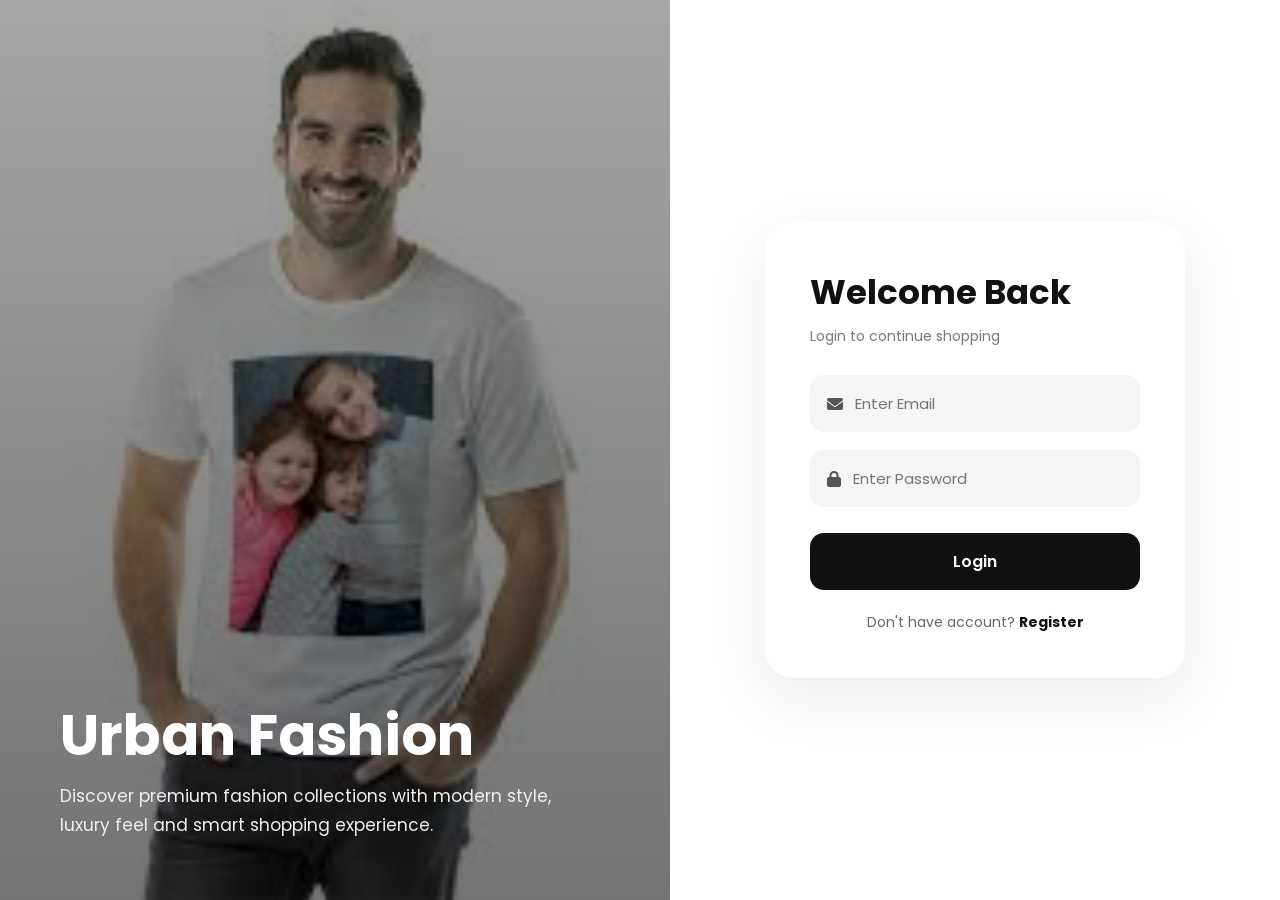
<file: admin.html>
<!DOCTYPE html>
<html lang="en">
<head>
<meta charset="UTF-8">
<meta name="viewport" content="width=device-width, initial-scale=1.0">
<title>Admin Dashboard</title>
<link rel="stylesheet" href="admin.css">
</head>
<body>

<div class="dashboard">

  <!-- SIDEBAR -->
  <aside class="sidebar">
    <h2 class="brand">Cloth Admin</h2>

    <nav>
      <a href="#dashboard">Dashboard</a>
      <a href="#products">Products</a>
      <a href="#users">Users</a>
      <a href="index.html">Store</a>
      <button id="logoutBtn">Logout</button>
    </nav>
  </aside>

  <!-- MAIN CONTENT -->
  <main class="main-content" id="dashboard">

    <div class="topbar">
      <div>
        <h1>Admin Dashboard</h1>
        <p>Manage your store products and users</p>
      </div>
    </div>

    <!-- STATS CARDS -->
    <div class="stats-grid">
      <div class="stat-card">
        <h3>Total Products</h3>
        <p id="totalProducts">0</p>
      </div>

      <div class="stat-card">
        <h3>Total Users</h3>
        <p id="totalUsers">0</p>
      </div>

      <div class="stat-card">
        <h3>Cart Items</h3>
        <p id="totalCartItems">0</p>
      </div>
    </div>

    <!-- PRODUCT FORM -->
    <section class="panel" id="products">
      <div class="panel-header">
        <h2>Add / Edit Product</h2>
      </div>

      <div class="form-grid">
        <input type="text" id="name" placeholder="Product Name">
        <input type="number" id="price" placeholder="Price">

        <!-- IMAGE FILE UPLOAD -->
        <input type="file" id="image" accept="image/*">

        <button onclick="addProduct()">Add Product</button>
      </div>
    </section>

    <!-- PRODUCT LIST -->
    <section class="panel">
      <div class="panel-header">
        <h2>Products</h2>
      </div>

      <div id="productList" class="dashboard-list"></div>
    </section>

    <!-- USERS LIST -->
    <section class="panel" id="users">
      <div class="panel-header">
        <h2>Users</h2>
      </div>

      <div id="userList" class="dashboard-list"></div>
    </section>

  </main>

</div>

<script src="admin.js"></script>
</body>
</html>
</file>
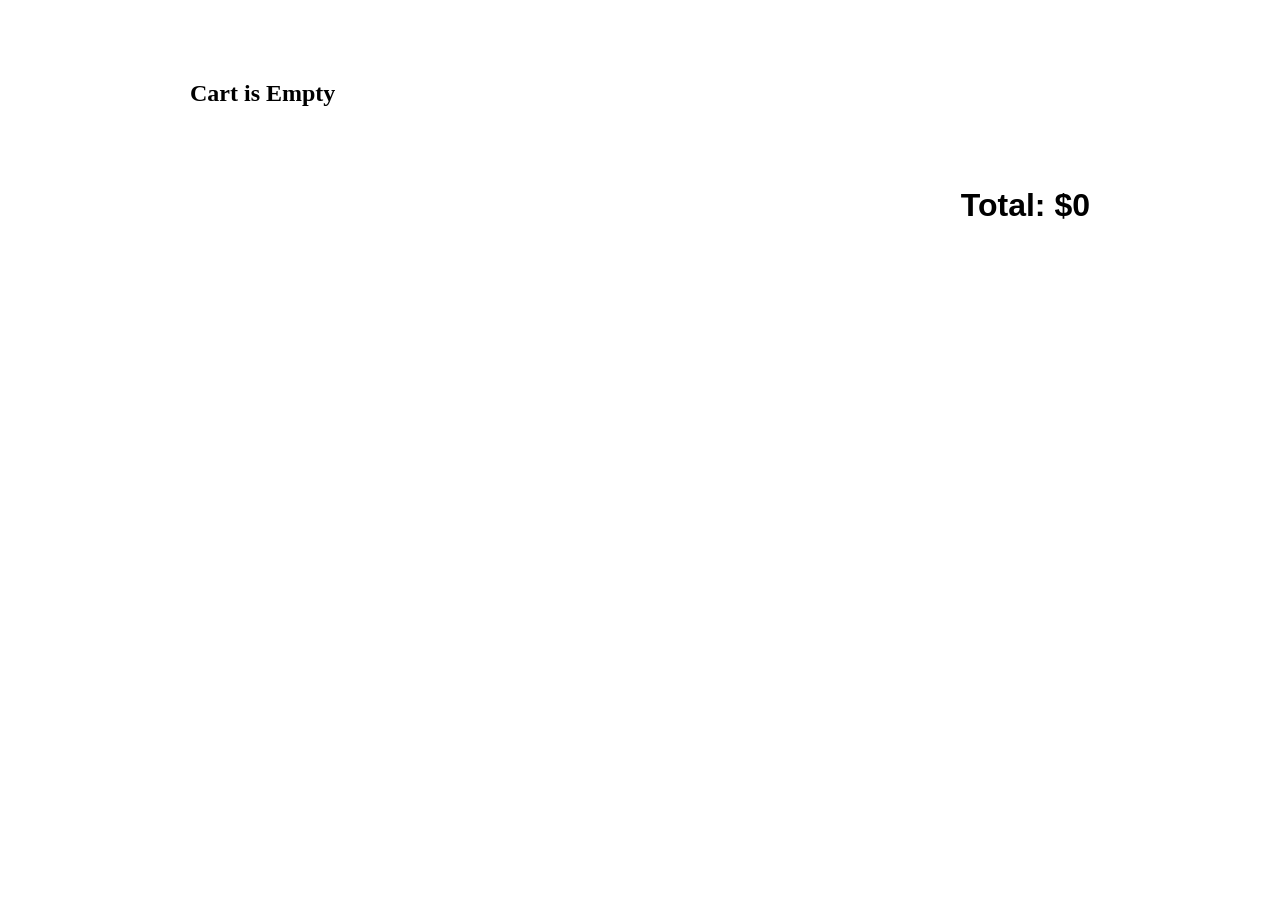
<file: cart.html>
<!DOCTYPE html>
<html lang="en">
<head>
<meta charset="UTF-8">
<meta name="viewport" content="width=device-width, initial-scale=1.0">
<title>Cart</title>
<link rel="stylesheet" href="cart.css">
</head>
<body>
<div class="cart-items"></div>
<h1>Total: $<span id="total"></span></h1>
<script src="cart.js" defer></script>
</body>
</html>
</file>
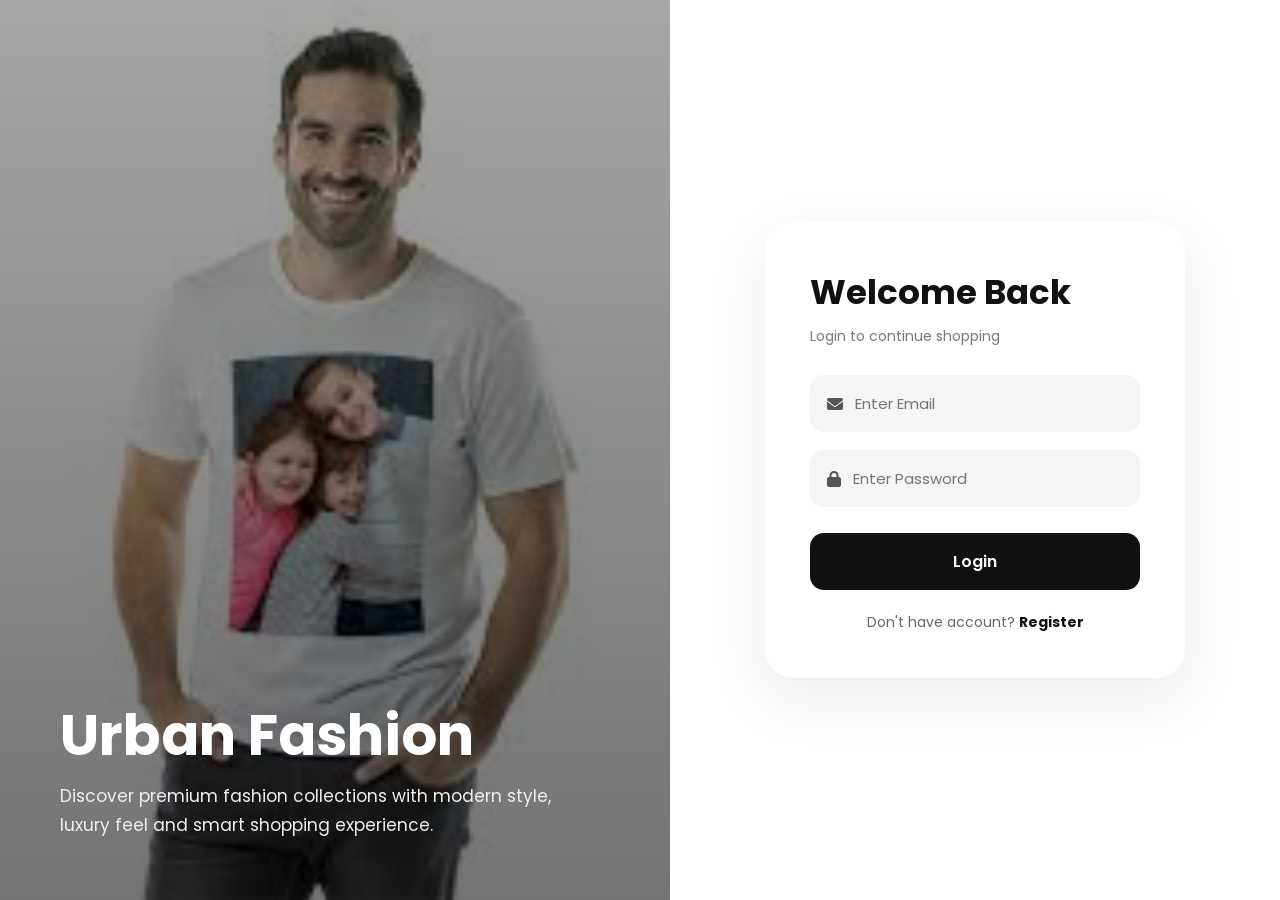
<file: login.html>
<!DOCTYPE html>
<html lang="en">
<head>
<meta charset="UTF-8">
<meta name="viewport" content="width=device-width, initial-scale=1.0">
<title>Login</title>

<link rel="stylesheet" href="auth.css">

<link rel="preconnect" href="https://fonts.googleapis.com">
<link rel="preconnect" href="https://fonts.gstatic.com" crossorigin>

<link href="https://fonts.googleapis.com/css2?family=Poppins:wght@300;400;500;600;700&display=swap" rel="stylesheet">

<link rel="stylesheet"
href="https://cdnjs.cloudflare.com/ajax/libs/font-awesome/6.5.1/css/all.min.css"/>

</head>

<body>

<div class="auth-page">

  <div class="auth-left">

    <div class="overlay"></div>

    <div class="left-content">
      <h1>Urban Fashion</h1>

      <p>
        Discover premium fashion collections with modern style,
        luxury feel and smart shopping experience.
      </p>
    </div>

  </div>

  <div class="auth-right">

    <form class="auth-form" id="loginForm">

      <h1>Welcome Back</h1>

      <p class="subtitle">
        Login to continue shopping
      </p>

      <div class="input-group">
        <i class="fa-solid fa-envelope"></i>

        <input
        type="email"
        id="email"
        placeholder="Enter Email"
        required>
      </div>

      <div class="input-group">
        <i class="fa-solid fa-lock"></i>

        <input
        type="password"
        id="password"
        placeholder="Enter Password"
        required>
      </div>

      <button type="submit">
        Login
      </button>

      <p class="bottom-text">
        Don't have account?

        <a href="register.html">
          Register
        </a>
      </p>

    </form>

  </div>

</div>

<script src="db.js"></script>
<script src="auth.js"></script>

</body>
</html>
</file>
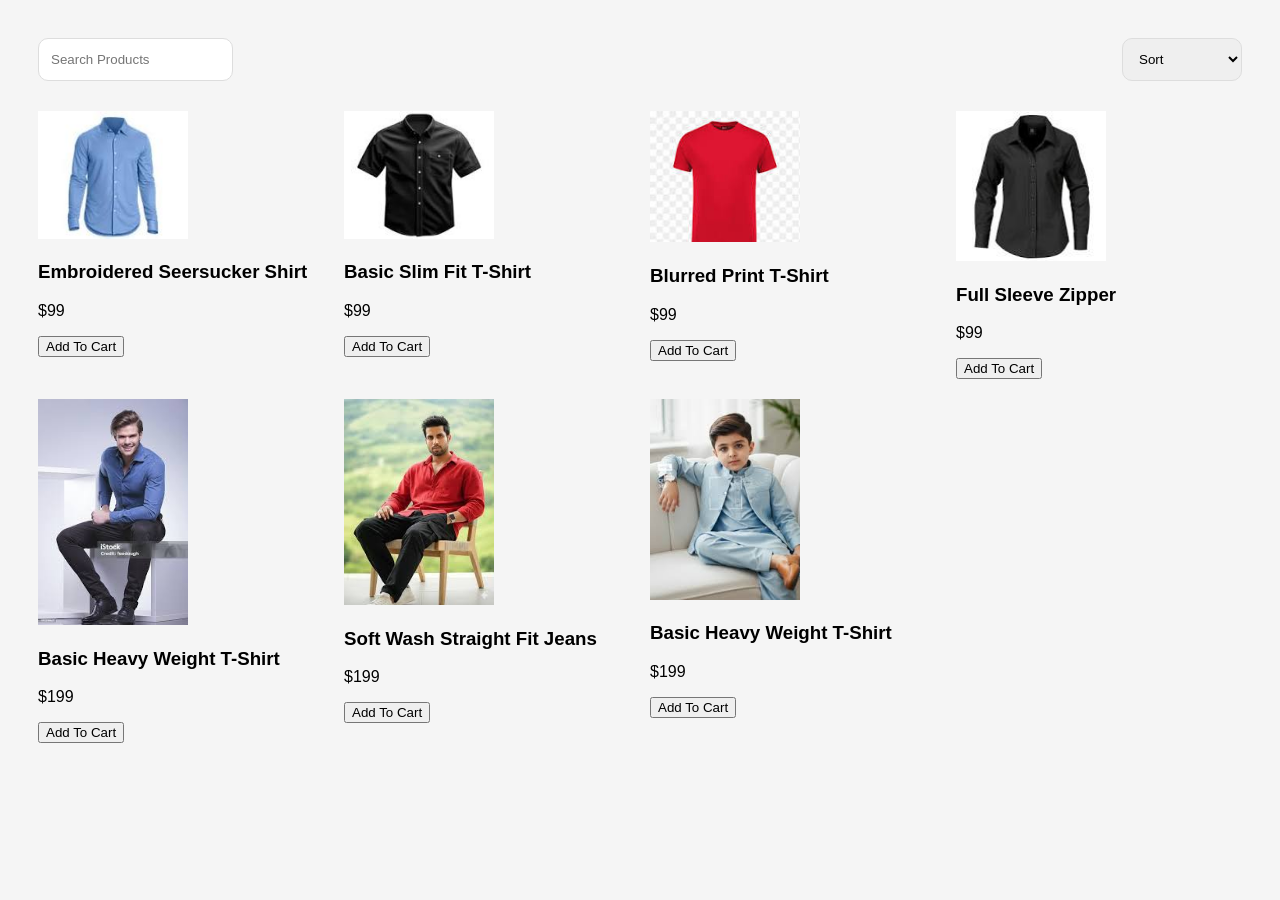
<file: product.html>
<!DOCTYPE html>
<html lang="en">
<head>
  <meta charset="UTF-8">
  <meta name="viewport" content="width=device-width, initial-scale=1.0">
  <title>Product</title>

  <!-- CSS -->
  <link rel="stylesheet" href="product.css">
</head>

<body>

  <div class="product-page">

    <img id="productImage" alt="Product Image">

    <div class="product-content">

      <h1 id="productName">Product Name</h1>

      <p id="productDescription">
        Product description will appear here
      </p>

      <h2 id="productPrice">$0</h2>

      <h3>Colors</h3>
      <div id="colors"></div>

      <h3>Sizes</h3>
      <div id="sizes"></div>

      <button id="cartBtn">Add To Cart</button>

    </div>

  </div>

  <!-- JS -->
  <script src="product.js"></script>

</body>
</html>
</file>
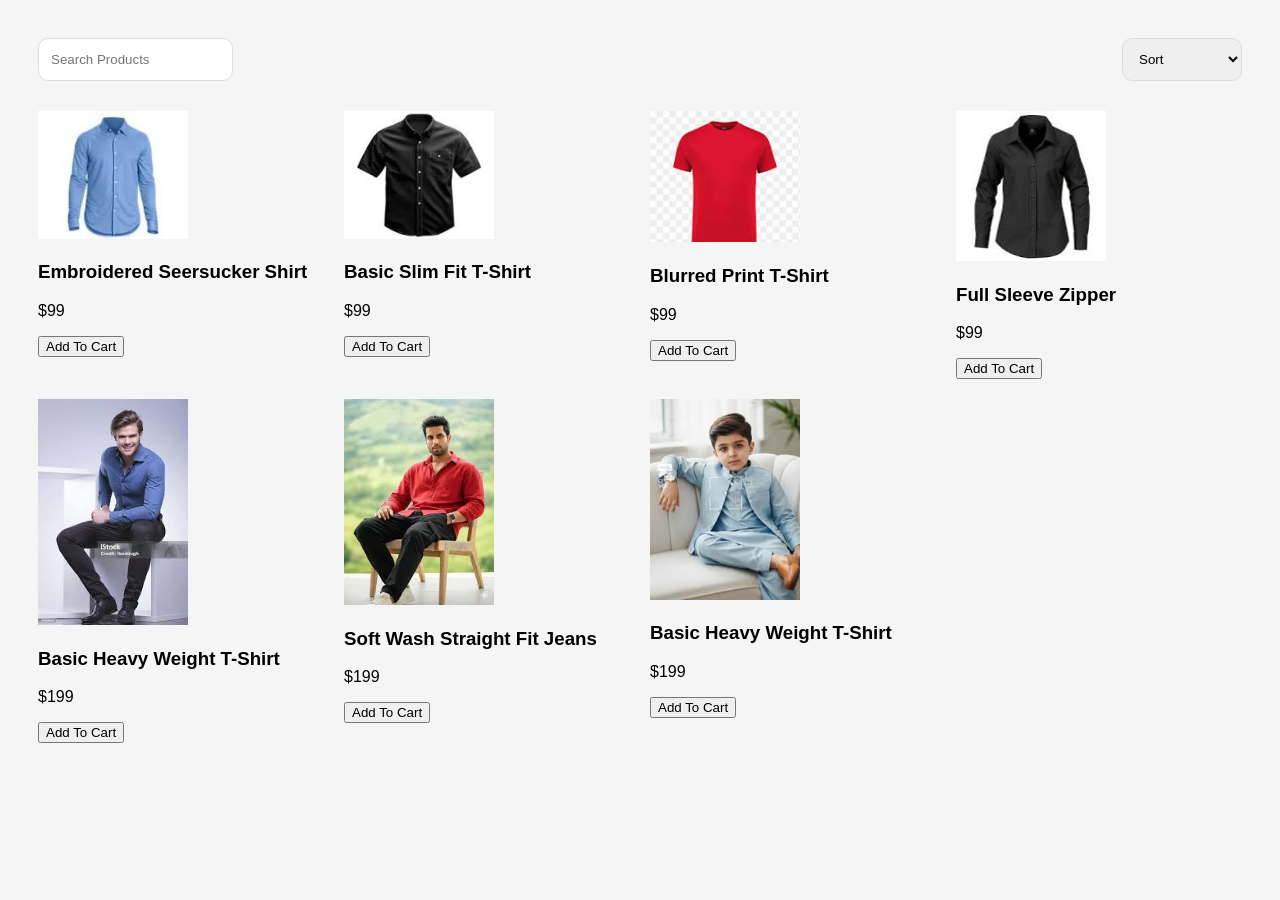
<file: products.html>
<!DOCTYPE html>
<html lang="en">
<head>
<meta charset="UTF-8">
<meta name="viewport" content="width=device-width, initial-scale=1.0">
<title>Products</title>
<link rel="stylesheet" href="products.css">
</head>
<body>
<div class="top-bar">
<input type="search" id="search" placeholder="Search Products">
<select id="sort">
<option value="default">Sort</option>
<option value="low">Low To High</option>
<option value="high">High To Low</option>
</select>
</div>
<div class="products"></div>
<script src="products.js"></script>
</body>
</html>
</file>
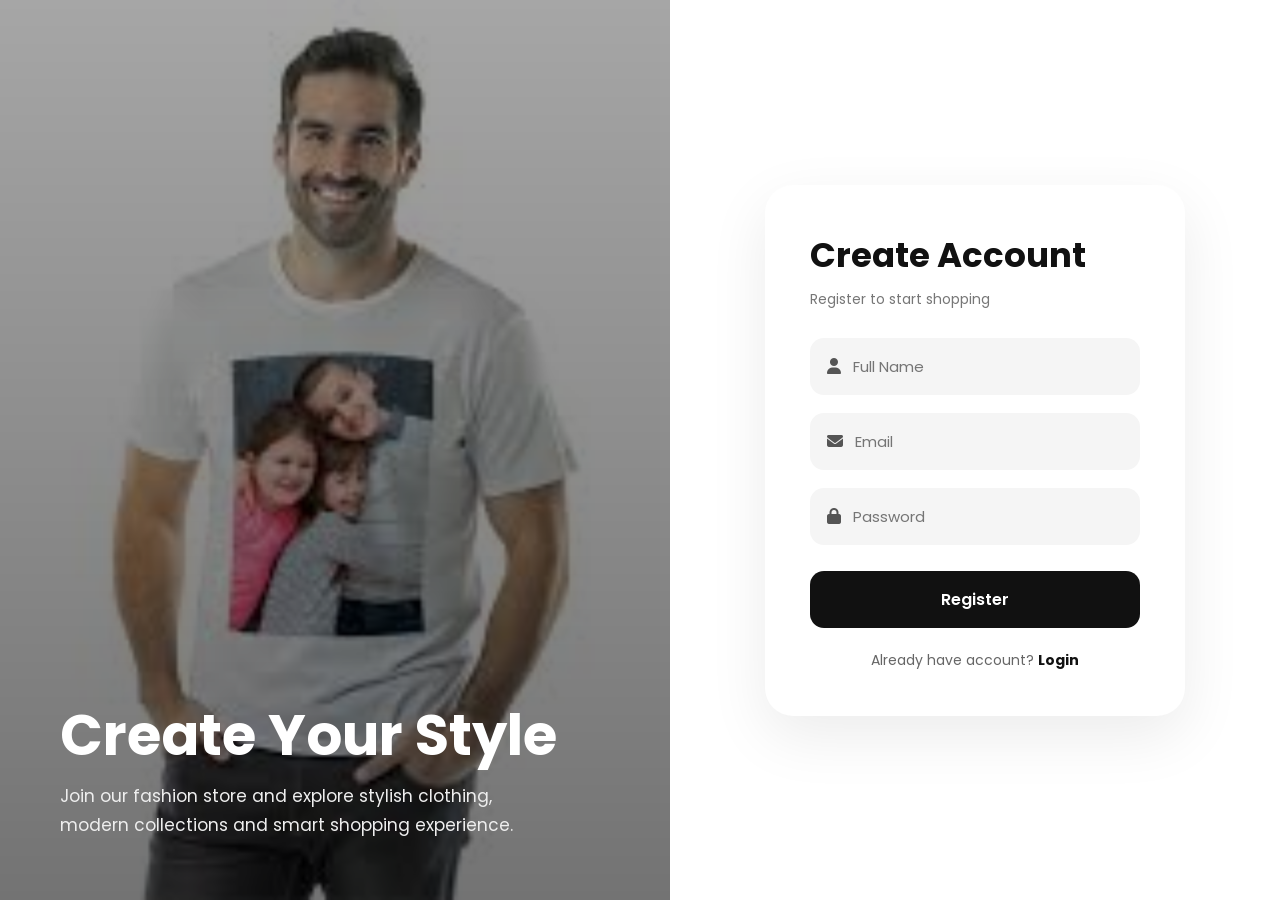
<file: register.html>
<!DOCTYPE html>
<html lang="en">
<head>
<meta charset="UTF-8">
<meta name="viewport" content="width=device-width, initial-scale=1.0">
<title>Register</title>
<link rel="stylesheet" href="auth.css">
<link rel="preconnect" href="https://fonts.googleapis.com">
<link rel="preconnect" href="https://fonts.gstatic.com" crossorigin>
<link href="https://fonts.googleapis.com/css2?family=Poppins:wght@300;400;500;600;700&display=swap" rel="stylesheet">
<link rel="stylesheet"
href="https://cdnjs.cloudflare.com/ajax/libs/font-awesome/6.5.1/css/all.min.css">
</head>
<body>

<div class="auth-page">

  <div class="auth-left">
    <div class="left-content">
      <h1>Create Your Style</h1>
      <p>
        Join our fashion store and explore stylish clothing,
        modern collections and smart shopping experience.
      </p>
    </div>
  </div>

  <div class="auth-right">

    <form class="auth-form" id="registerForm">

      <h1>Create Account</h1>

      <p class="subtitle">
        Register to start shopping
      </p>

      <div class="input-group">
        <i class="fa-solid fa-user"></i>
        <input type="text" id="name" placeholder="Full Name" required>
      </div>

      <div class="input-group">
        <i class="fa-solid fa-envelope"></i>
        <input type="email" id="email" placeholder="Email" required>
      </div>

      <div class="input-group">
        <i class="fa-solid fa-lock"></i>
        <input type="password" id="password" placeholder="Password" required>
      </div>

      <button type="submit">Register</button>

      <p class="bottom-text">
        Already have account?
        <a href="login.html">Login</a>
      </p>

    </form>

  </div>

</div>

<script src="db.js"></script>
<script src="auth.js"></script>

</body>
</html>
</file>
<file: admin.css>
*{
margin:0;
padding:0;
box-sizing:border-box;
font-family:Arial, Helvetica, sans-serif;
}

body{
background:#f4f4f4;
color:#111;
}

/* DASHBOARD LAYOUT */

.dashboard{
display:flex;
min-height:100vh;
}

/* SIDEBAR */

.sidebar{
width:260px;
background:#111;
color:white;
padding:30px 20px;
display:flex;
flex-direction:column;
justify-content:space-between;
position:sticky;
top:0;
height:100vh;
}

.brand{
font-size:28px;
margin-bottom:40px;
}

.sidebar nav{
display:flex;
flex-direction:column;
gap:15px;
}

.sidebar a{
text-decoration:none;
color:#ddd;
padding:12px 15px;
border-radius:10px;
transition:0.3s;
font-size:15px;
}

.sidebar a:hover{
background:#222;
color:white;
}

.sidebar button{
margin-top:20px;
padding:12px;
border:none;
background:white;
color:black;
border-radius:10px;
cursor:pointer;
font-weight:bold;
}

/* MAIN CONTENT */

.main-content{
flex:1;
padding:35px;
overflow:auto;
}

/* TOPBAR */

.topbar{
display:flex;
justify-content:space-between;
align-items:center;
margin-bottom:30px;
}

.topbar h1{
font-size:35px;
margin-bottom:5px;
}

.topbar p{
color:#666;
}

/* STATS */

.stats-grid{
display:grid;
grid-template-columns:repeat(auto-fit,minmax(220px,1fr));
gap:20px;
margin-bottom:30px;
}

.stat-card{
background:white;
padding:25px;
border-radius:18px;
box-shadow:0 8px 25px rgba(0,0,0,0.05);
transition:0.3s;
}

.stat-card:hover{
transform:translateY(-5px);
}

.stat-card h3{
font-size:16px;
color:#666;
margin-bottom:12px;
}

.stat-card p{
font-size:34px;
font-weight:bold;
}

/* PANELS */

.panel{
background:white;
padding:25px;
border-radius:20px;
margin-bottom:30px;
box-shadow:0 8px 25px rgba(0,0,0,0.05);
}

.panel-header{
display:flex;
justify-content:space-between;
align-items:center;
margin-bottom:20px;
}

.panel-header h2{
font-size:24px;
}

/* FORM */

.form-grid{
display:grid;
grid-template-columns:repeat(auto-fit,minmax(220px,1fr));
gap:15px;
}

input{
padding:14px;
border:1px solid #ddd;
border-radius:10px;
outline:none;
font-size:15px;
width:100%;
}

input:focus{
border-color:black;
}

/* BUTTONS */

button{
padding:14px 18px;
border:none;
background:black;
color:white;
border-radius:10px;
cursor:pointer;
font-weight:bold;
transition:0.3s;
}

button:hover{
opacity:0.85;
transform:translateY(-2px);
}

/* PRODUCT & USER LIST */

.dashboard-list{
display:flex;
flex-direction:column;
gap:15px;
}

.item{
display:flex;
align-items:center;
justify-content:space-between;
gap:20px;
padding:15px;
border:1px solid #eee;
border-radius:14px;
background:#fafafa;
transition:0.3s;
}

.item:hover{
background:white;
box-shadow:0 5px 15px rgba(0,0,0,0.04);
}

.item img{
width:70px;
height:80px;
object-fit:cover;
border-radius:10px;
}

.item h3{
font-size:16px;
margin-bottom:5px;
}

.item p{
color:#555;
}

/* RESPONSIVE */

@media(max-width:900px){

.dashboard{
flex-direction:column;
}

.sidebar{
width:100%;
height:auto;
position:relative;
padding:22px;
}

.sidebar nav{
flex-direction:row;
flex-wrap:wrap;
gap:10px;
}

.sidebar a,
.sidebar button{
font-size:14px;
padding:10px 12px;
}

.brand{
font-size:24px;
margin-bottom:20px;
}

.main-content{
padding:20px;
}

.topbar{
flex-direction:column;
align-items:flex-start;
gap:10px;
}

.topbar h1{
font-size:28px;
}

.panel{
padding:20px;
}

}

@media(max-width:600px){

.main-content{
padding:15px;
}

.stats-grid{
grid-template-columns:1fr;
gap:15px;
}

.stat-card{
padding:20px;
}

.stat-card p{
font-size:28px;
}

.form-grid{
grid-template-columns:1fr;
}

.panel-header h2{
font-size:20px;
}

.item{
flex-direction:column;
align-items:flex-start;
gap:12px;
}

.item img{
width:100%;
height:220px;
object-fit:contain;
background:#eee;
}

.item div{
width:100%;
}

.item button{
width:100%;
}

.sidebar nav{
flex-direction:column;
}

.sidebar a,
.sidebar button{
width:100%;
text-align:center;
}

}

@media(max-width:400px){

.topbar h1{
font-size:24px;
}

.topbar p{
font-size:14px;
}

.panel{
padding:15px;
border-radius:15px;
}

input,
button{
font-size:14px;
padding:12px;
}

}
</file>
<file: cart.css>
.cart-items {
  max-width: 900px;
  margin: 40px auto;
  padding: 20px;
}

.cart-item {
  display: flex;
  align-items: center;
  justify-content: space-between;
  gap: 20px;
  background: white;
  padding: 18px;
  margin-bottom: 15px;
  border-radius: 16px;
  box-shadow: 0 10px 25px rgba(0,0,0,0.06);
}

.cart-item img {
  width: 90px;
  height: 110px;
  object-fit: cover;
  border-radius: 12px;
}

.cart-info {
  flex: 1;
}

.qty-box {
  display: flex;
  align-items: center;
  gap: 10px;
}

.qty-box button,
.remove-btn {
  border: none;
  background: #111;
  color: white;
  padding: 8px 12px;
  border-radius: 8px;
  cursor: pointer;
}

body > h1 {
  max-width: 900px;
  margin: 20px auto;
  text-align: right;
  font-family: Arial, sans-serif;
}

/* RESPONSIVE */

@media (max-width: 768px) {
  .cart-items {
    margin: 25px auto;
    padding: 15px;
  }

  .cart-item {
    flex-wrap: wrap;
    align-items: flex-start;
  }

  .cart-info {
    flex: 1 1 200px;
  }

  .qty-box {
    width: 100%;
    justify-content: flex-start;
  }

  .remove-btn {
    width: 100%;
  }

  body > h1 {
    padding: 0 15px;
    text-align: center;
  }
}

@media (max-width: 480px) {
  .cart-items {
    padding: 10px;
    margin: 15px auto;
  }

  .cart-item {
    flex-direction: column;
    align-items: stretch;
    gap: 12px;
    padding: 15px;
  }

  .cart-item img {
    width: 100%;
    height: 260px;
    object-fit: contain;
    background: #eee;
  }

  .qty-box {
    justify-content: center;
  }

  .qty-box button,
  .remove-btn {
    padding: 10px 14px;
  }

  body > h1 {
    font-size: 24px;
  }
}
</file>
<file: auth.css>
* {
  margin: 0;
  padding: 0;
  box-sizing: border-box;
  font-family: "Poppins", Arial, sans-serif;
}

body {
  min-height: 100vh;
  background: #f4f4f4;
}


.auth-page {
  min-height: 100vh;
  display: grid;
  grid-template-columns: 1.1fr 1fr;
}


.auth-left {
  position: relative;
  background:
    linear-gradient(rgba(0,0,0,0.35), rgba(0,0,0,0.55)),
    url("../hero-con1.jpg");
  background-size: cover;
  background-position: center;
  display: flex;
  align-items: flex-end;
  padding: 60px;
  color: white;
}

.left-content {
  max-width: 500px;
}

.left-content h1 {
  font-size: 56px;
  line-height: 1;
  margin-bottom: 18px;
}

.left-content p {
  font-size: 17px;
  line-height: 1.7;
  color: #eee;
}



.auth-right {
  display: flex;
  align-items: center;
  justify-content: center;
  padding: 40px;
  background: #fff;
}

.auth-form {
  width: 100%;
  max-width: 420px;
  background: #ffffff;
  padding: 45px;
  border-radius: 28px;
  box-shadow: 0 20px 60px rgba(0,0,0,0.08);
}

.auth-form h1 {
  font-size: 34px;
  margin-bottom: 8px;
  color: #111;
}

.subtitle {
  color: #777;
  margin-bottom: 28px;
  font-size: 14px;
}

.input-group {
  display: flex;
  align-items: center;
  gap: 12px;
  background: #f5f5f5;
  padding: 0 16px;
  border-radius: 14px;
  border: 1px solid transparent;
  margin-bottom: 18px;
  transition: 0.3s;
}

.input-group:focus-within {
  border-color: #111;
  background: white;
}

.input-group i {
  color: #555;
}

.input-group input {
  width: 100%;
  padding: 16px 0;
  border: none;
  outline: none;
  background: transparent;
  font-size: 15px;
}

.auth-form button {
  width: 100%;
  padding: 16px;
  border: none;
  border-radius: 14px;
  background: #111;
  color: white;
  font-size: 16px;
  font-weight: 600;
  cursor: pointer;
  transition: 0.3s;
  margin-top: 8px;
}

.auth-form button:hover {
  transform: translateY(-3px);
  background: #333;
}


.bottom-text {
  margin-top: 22px;
  text-align: center;
  color: #666;
  font-size: 14px;
}

.bottom-text a {
  color: #111;
  font-weight: 700;
  text-decoration: none;
}


.auth-container {
  min-height: 100vh;
  display: flex;
  align-items: center;
  justify-content: center;
  padding: 30px;
}

.auth-container .auth-form {
  max-width: 420px;
}

@media (max-width: 900px) {
  .auth-page {
    grid-template-columns: 1fr;
  }

  .auth-left {
    min-height: 300px;
    padding: 40px;
  }

  .left-content h1 {
    font-size: 42px;
  }
}

@media (max-width: 520px) {
  .auth-left {
    display: none;
  }

  .auth-right {
    padding: 20px;
    min-height: 100vh;
  }

  .auth-form {
    padding: 28px;
    border-radius: 20px;
    box-shadow: none;
  }

  .auth-form h1 {
    font-size: 28px;
  }
}
</file>
<file: product.css>
body {
  background: #f5f5f5;
  padding: 30px;
  font-family: Arial, sans-serif;
}

.product-page {
  max-width: 1000px;
  margin: auto;
  background: white;
  padding: 30px;
  border-radius: 20px;
  display: flex;
  gap: 40px;
  align-items: center;
}

#productImage {
  width: 45%;
  height: 500px;
  object-fit: cover;
  border-radius: 20px;
}

.product-content {
  width: 55%;
}

.product-content h1 {
  font-size: 36px;
  margin-bottom: 15px;
}

.product-content p {
  font-size: 18px;
  color: #555;
}

.product-content h2 {
  font-size: 28px;
  margin: 20px 0;
}

#colors button,
#sizes button {
  padding: 10px 18px;
  margin: 8px 8px 8px 0;
  border: none;
  border-radius: 10px;
  background: black;
  color: white;
  cursor: pointer;
}

#cartBtn {
  margin-top: 20px;
  padding: 14px 30px;
  border: none;
  border-radius: 12px;
  background: black;
  color: white;
  cursor: pointer;
  font-size: 16px;
}

/* RESPONSIVE */

@media (max-width: 900px) {
  body {
    padding: 20px;
  }

  .product-page {
    flex-direction: column;
    padding: 24px;
    gap: 25px;
    align-items: flex-start;
  }

  #productImage {
    width: 100%;
    height: 450px;
  }

  .product-content {
    width: 100%;
  }

  .product-content h1 {
    font-size: 32px;
  }
}

@media (max-width: 600px) {
  body {
    padding: 15px;
  }

  .product-page {
    padding: 18px;
    border-radius: 16px;
  }

  #productImage {
    height: auto;
    max-height: 420px;
    object-fit: contain;
    background: #eee;
  }

  .product-content h1 {
    font-size: 26px;
  }

  .product-content p {
    font-size: 15px;
  }

  .product-content h2 {
    font-size: 24px;
  }

  #colors button,
  #sizes button {
    padding: 9px 14px;
    font-size: 13px;
  }

  #cartBtn {
    width: 100%;
    padding: 14px;
  }
}
</file>
<file: products.css>
body {
background: #f5f5f5;
padding: 30px;
font-family: Arial;
}

.top-bar {
display: flex;
justify-content: space-between;
margin-bottom: 30px;
gap: 15px;
}

.top-bar input,
.top-bar select {
padding: 12px;
border: 1px solid #ddd;
border-radius: 10px;
outline: none;
}

.products {
display: grid;
grid-template-columns: repeat(4, 1fr);
gap: 20px;
}

.card {
background: white;
padding: 15px;
border-radius: 20px;
transition: 0.3s;
}

.card:hover {
transform: translateY(-5px);
box-shadow: 0 10px 25px rgba(0,0,0,0.08);
}

.card img {
width: 100%;
height: 300px;
object-fit: cover;
border-radius: 15px;
}

.card button {
width: 100%;
margin-top: 12px;
padding: 12px;
background: black;
color: white;
border: none;
border-radius: 10px;
cursor: pointer;
}

/* RESPONSIVE */

@media (max-width: 1024px) {
.products {
grid-template-columns: repeat(3, 1fr);
}
}

@media (max-width: 768px) {
body {
padding: 20px;
}

.top-bar {
flex-direction: column;
}

.top-bar input,
.top-bar select {
width: 100%;
}

.products {
grid-template-columns: repeat(2, 1fr);
}

.card img {
height: 240px;
}
}

@media (max-width: 480px) {
body {
padding: 15px;
}

.products {
grid-template-columns: 1fr;
}

.card img {
height: auto;
max-height: 360px;
object-fit: contain;
background: #eee;
}
}
</file>
